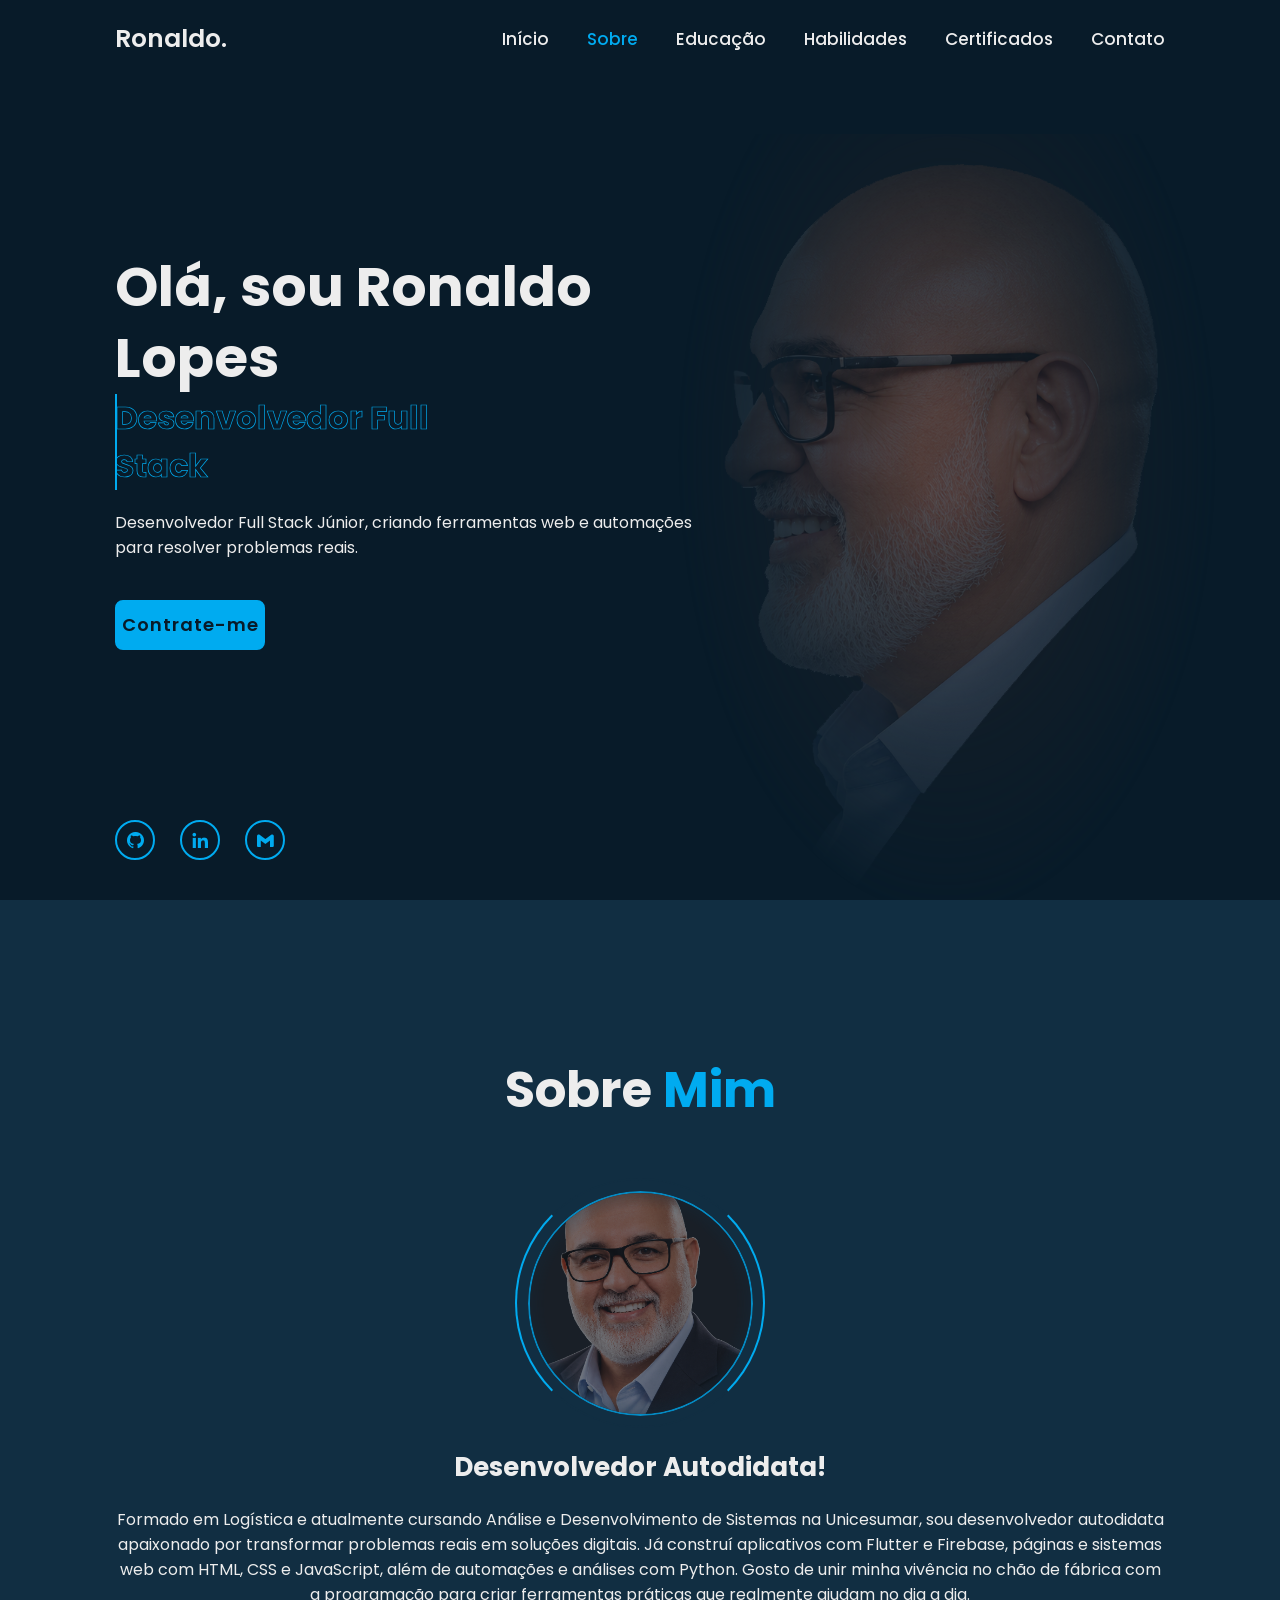
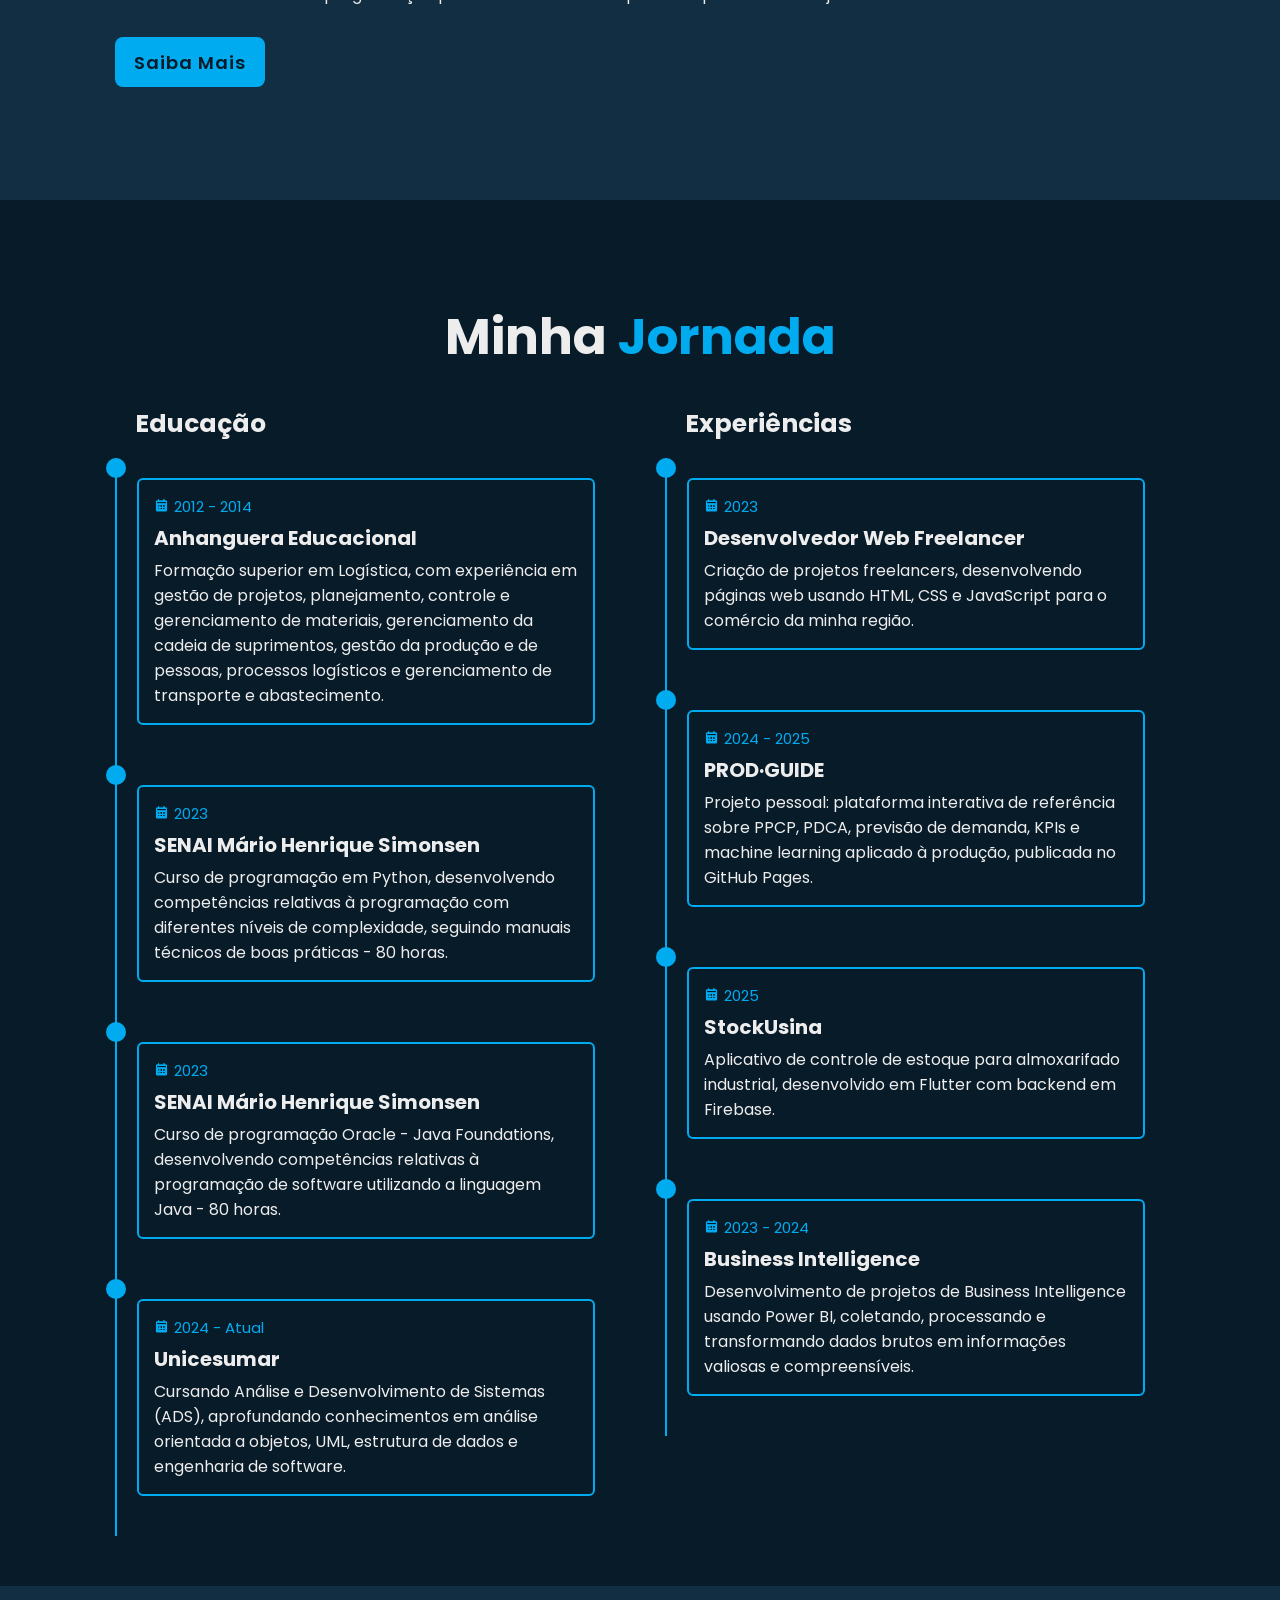
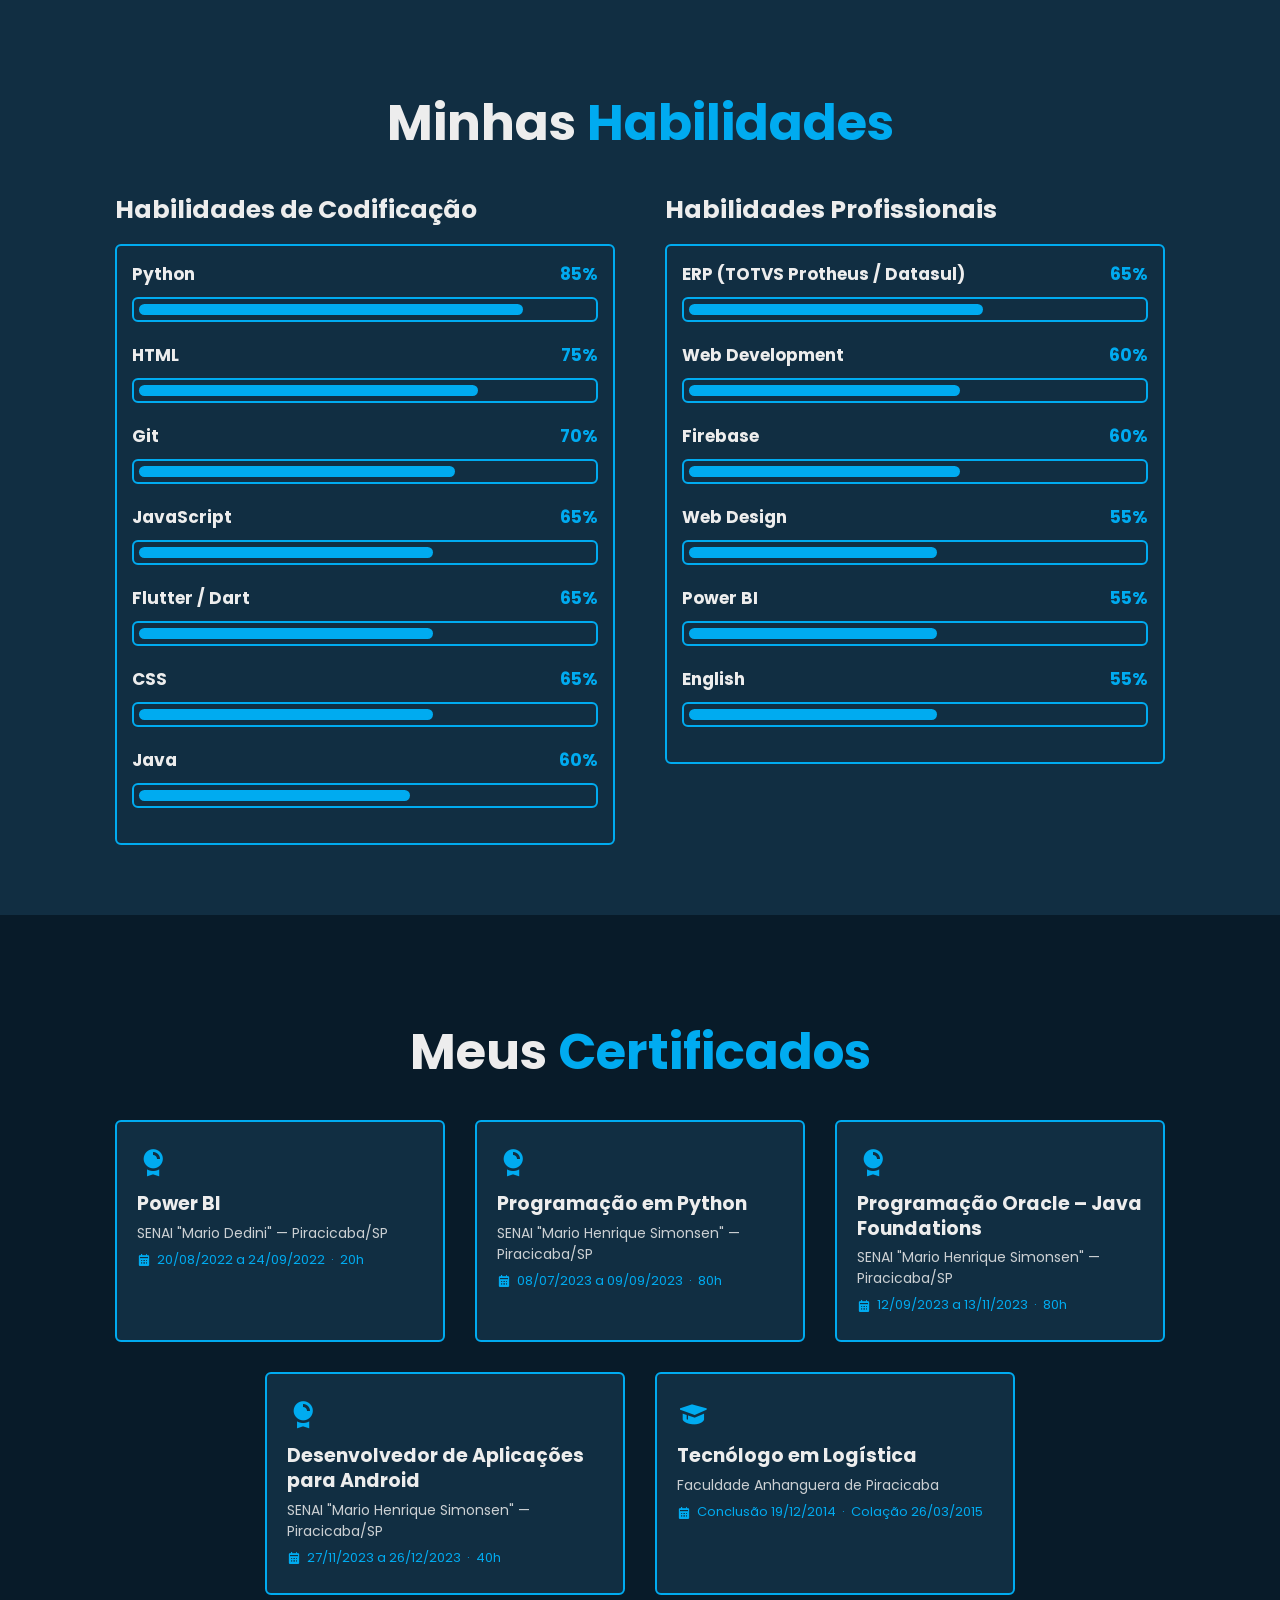
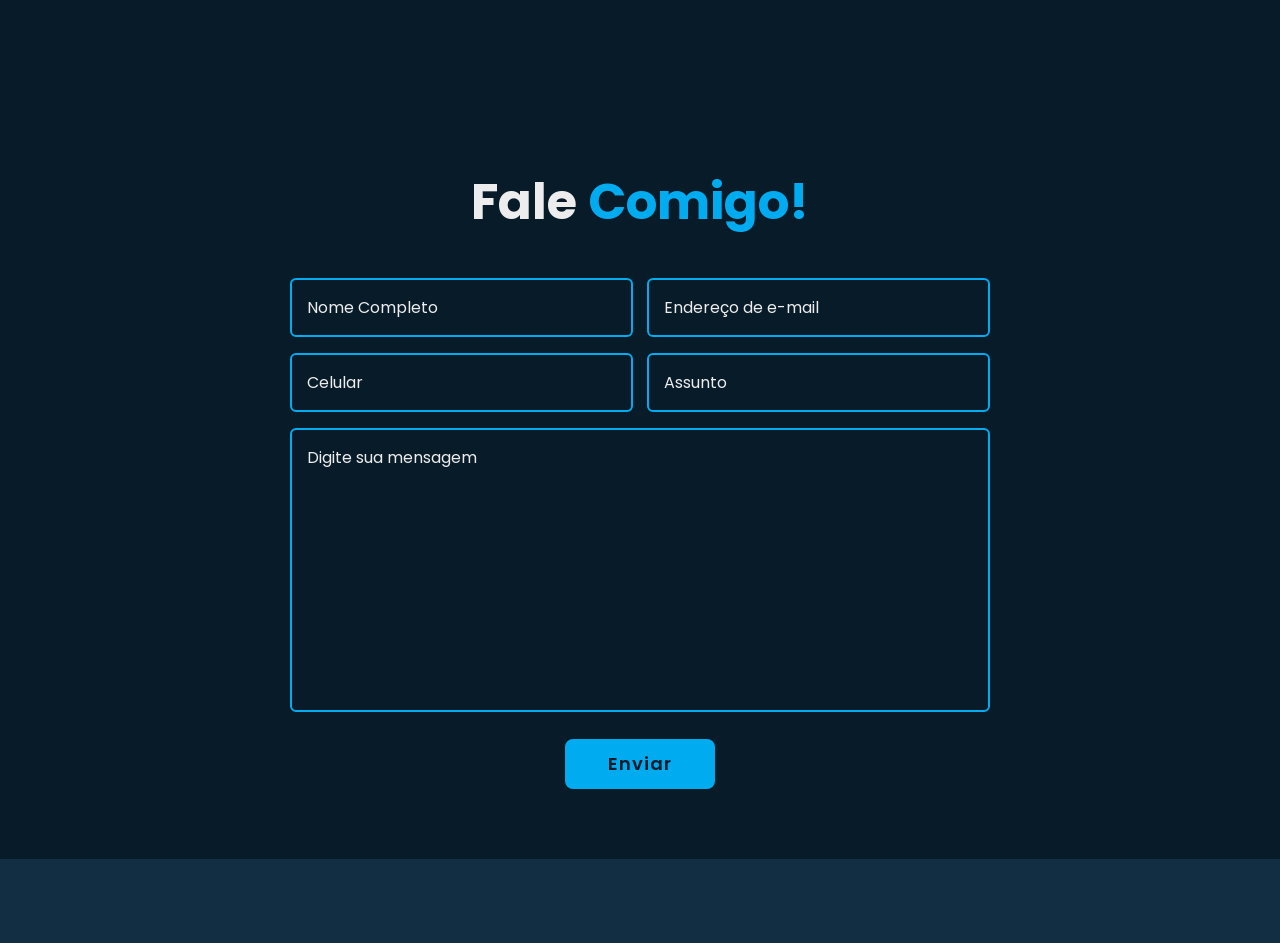
<file: index.html>
<!DOCTYPE html>
<html lang="pt-br">

<head>
    <meta charset="UTF-8">
    <meta name="viewport" content="width=device-width, initial-scale=1.0">
    <title>Portfólio Ronaldo Lopes</title>

    <link rel="stylesheet" href="CSS/style.css">
    <link href="https://unpkg.com/boxicons@2.1.4/css/boxicons.min.css" rel="stylesheet">
</head>

<body>

    <header class="header">
        <a class="logo" href="#">Ronaldo.<span class="animate" style="--i:1;"></span></a>

        <div class="bx bx-menu" id="menu-icon"><span class="animate" style="--i:2;"></span></div>

        <nav class="navbar">
            <a href="#home" class="active">Início</a>
            <a href="#about">Sobre</a>
            <a href="#education">Educação</a>
            <a href="#skills">Habilidades</a>
            <a href="#certificates">Certificados</a>
            <a href="#contact">Contato</a>

            <span class="active-nav"></span>
            <span class="animate" style="--i:2;"></span>
        </nav>
    </header>

    <section class="home show-animate" id="home">
        <div class="home-content">
            <h1>Olá, sou <span>Ronaldo Lopes</span><span class="animate" style="--i:2;"></span></h1>
            <div class="text-animate">
                <h3>Desenvolvedor Full Stack</h3>
                <span class="animate" style="--i:3;"></span>
            </div>
            <p>Desenvolvedor Full Stack Júnior, criando ferramentas web e automações para resolver problemas reais.
                <span class="animate" style="--i:4;"></span>
            </p>

            <div class="btn-box">
                <a href="https://api.whatsapp.com/send?phone=+55%2019%2098825-0395&text=Quero%20contactar%20voc%C3%AA!" class="btn" target="_blank" rel="noopener noreferrer">Contrate-me</a>
                <span class="animate" style="--i:5;"></span>
            </div>
        </div>

        <div class="home-sci">
            <a href="https://github.com/ronaldolb" target="_blank" rel="noopener noreferrer" aria-label="GitHub"><i class='bx bxl-github'></i></a>
            <a href="https://www.linkedin.com/in/ronaldolb" target="_blank" rel="noopener noreferrer" aria-label="LinkedIn"><i class='bx bxl-linkedin'></i></a>
            <a href="mailto:ronaldolb@gmail.com" aria-label="E-mail"><i class='bx bxl-gmail'></i></a>
            <span class="animate" style="--i:6;"></span>
        </div>

        <div class="home-img">
            <img src="images/home.png" alt="Foto de Ronaldo Lopes">
            <span class="animate" style="--i:7;"></span>
        </div>
    </section>

    <section class="about" id="about">
        <h2 class="heading">Sobre <span>Mim</span><span class="animate scroll" style="--i:1;"></span></h2>

        <div class="about-img">
            <img src="images/about.png" alt="Foto de perfil de Ronaldo Lopes">
            <span class="circle-spin"></span>
            <span class="animate scroll" style="--i:2;"></span>
        </div>

        <div class="about-content">
            <h3>Desenvolvedor Autodidata!<span class="animate scroll" style="--i:3;"></span></h3>
            <p>Formado em Logística e atualmente cursando Análise e Desenvolvimento de Sistemas na Unicesumar, sou desenvolvedor autodidata apaixonado por transformar problemas reais em soluções digitais. Já construí aplicativos com Flutter e Firebase, páginas e sistemas web com HTML, CSS e JavaScript, além de automações e análises com Python. Gosto de unir minha vivência no chão de fábrica com a programação para criar ferramentas práticas que realmente ajudam no dia a dia.
                <span class="animate scroll" style="--i:4;"></span>
            </p>

            <div class="btn-box btn">
                <a href="https://github.com/ronaldolb" class="btn" target="_blank" rel="noopener noreferrer">Saiba Mais</a>
                <span class="animate scroll" style="--i:5;"></span>
            </div>
        </div>
    </section>

    <section class="education" id="education">
        <h2 class="heading">Minha <span>Jornada</span><span class="animate scroll" style="--i:1;"></span></h2>

        <div class="education-row">
            <div class="education-column">
                <h3 class="title">Educação<span class="animate scroll" style="--i:2;"></span></h3>

                <div class="education-box">
                    <div class="education-content">
                        <div class="content">
                            <div class="year"><i class='bx bxs-calendar'></i>2012 - 2014</div>
                            <h3>Anhanguera Educacional</h3>
                            <p>Formação superior em Logística, com experiência em gestão de projetos, planejamento, controle e gerenciamento de materiais, gerenciamento da cadeia de suprimentos, gestão da produção e de pessoas, processos logísticos e gerenciamento de transporte e abastecimento.</p>
                        </div>
                    </div>

                    <div class="education-content">
                        <div class="content">
                            <div class="year"><i class='bx bxs-calendar'></i>2023</div>
                            <h3>SENAI Mário Henrique Simonsen</h3>
                            <p>Curso de programação em Python, desenvolvendo competências relativas à programação com diferentes níveis de complexidade, seguindo manuais técnicos de boas práticas - 80 horas.</p>
                        </div>
                    </div>

                    <div class="education-content">
                        <div class="content">
                            <div class="year"><i class='bx bxs-calendar'></i>2023</div>
                            <h3>SENAI Mário Henrique Simonsen</h3>
                            <p>Curso de programação Oracle - Java Foundations, desenvolvendo competências relativas à programação de software utilizando a linguagem Java - 80 horas.</p>
                        </div>
                    </div>

                    <div class="education-content">
                        <div class="content">
                            <div class="year"><i class='bx bxs-calendar'></i>2024 - Atual</div>
                            <h3>Unicesumar</h3>
                            <p>Cursando Análise e Desenvolvimento de Sistemas (ADS), aprofundando conhecimentos em análise orientada a objetos, UML, estrutura de dados e engenharia de software.</p>
                        </div>
                    </div>

                    <span class="animate scroll" style="--i:3;"></span>
                </div>
            </div>

            <div class="education-column">
                <h3 class="title">Experiências<span class="animate scroll" style="--i:5;"></span></h3>

                <div class="education-box">
                    <div class="education-content">
                        <div class="content">
                            <div class="year"><i class='bx bxs-calendar'></i>2023</div>
                            <h3>Desenvolvedor Web Freelancer</h3>
                            <p>Criação de projetos freelancers, desenvolvendo páginas web usando HTML, CSS e JavaScript para o comércio da minha região.</p>
                        </div>
                    </div>

                    <div class="education-content">
                        <div class="content">
                            <div class="year"><i class='bx bxs-calendar'></i>2024 - 2025</div>
                            <h3>PROD·GUIDE</h3>
                            <p>Projeto pessoal: plataforma interativa de referência sobre PPCP, PDCA, previsão de demanda, KPIs e machine learning aplicado à produção, publicada no GitHub Pages.</p>
                        </div>
                    </div>

                    <div class="education-content">
                        <div class="content">
                            <div class="year"><i class='bx bxs-calendar'></i>2025</div>
                            <h3>StockUsina</h3>
                            <p>Aplicativo de controle de estoque para almoxarifado industrial, desenvolvido em Flutter com backend em Firebase.</p>
                        </div>
                    </div>

                    <div class="education-content">
                        <div class="content">
                            <div class="year"><i class='bx bxs-calendar'></i>2023 - 2024</div>
                            <h3>Business Intelligence</h3>
                            <p>Desenvolvimento de projetos de Business Intelligence usando Power BI, coletando, processando e transformando dados brutos em informações valiosas e compreensíveis.</p>
                        </div>
                    </div>

                    <span class="animate scroll" style="--i:6;"></span>
                </div>
            </div>
        </div>
    </section>

    <section class="skills" id="skills">
        <h2 class="heading">Minhas <span>Habilidades</span><span class="animate scroll" style="--i:1;"></span></h2>

        <div class="skills-row">
            <div class="skills-column">
                <h3 class="title">Habilidades de Codificação<span class="animate scroll" style="--i:2;"></span></h3>

                <div class="skills-box">
                    <div class="skills-content">
                        <div class="progress">
                            <h3>Python <span>85%</span></h3>
                            <div class="bar"><span></span></div>
                        </div>

                        <div class="progress">
                            <h3>HTML <span>75%</span></h3>
                            <div class="bar"><span></span></div>
                        </div>

                        <div class="progress">
                            <h3>Git <span>70%</span></h3>
                            <div class="bar"><span></span></div>
                        </div>

                        <div class="progress">
                            <h3>JavaScript <span>65%</span></h3>
                            <div class="bar"><span></span></div>
                        </div>

                        <div class="progress">
                            <h3>Flutter / Dart <span>65%</span></h3>
                            <div class="bar"><span></span></div>
                        </div>

                        <div class="progress">
                            <h3>CSS <span>65%</span></h3>
                            <div class="bar"><span></span></div>
                        </div>

                        <div class="progress">
                            <h3>Java <span>60%</span></h3>
                            <div class="bar"><span></span></div>
                        </div>

                        <span class="animate scroll" style="--i:3;"></span>
                    </div>
                </div>
            </div>

            <div class="skills-column">
                <h3 class="title">Habilidades Profissionais<span class="animate scroll" style="--i:5;"></span></h3>

                <div class="skills-box">
                    <div class="skills-content">
                        <div class="progress">
                            <h3>ERP (TOTVS Protheus / Datasul) <span>65%</span></h3>
                            <div class="bar"><span></span></div>
                        </div>

                        <div class="progress">
                            <h3>Web Development <span>60%</span></h3>
                            <div class="bar"><span></span></div>
                        </div>

                        <div class="progress">
                            <h3>Firebase <span>60%</span></h3>
                            <div class="bar"><span></span></div>
                        </div>

                        <div class="progress">
                            <h3>Web Design <span>55%</span></h3>
                            <div class="bar"><span></span></div>
                        </div>

                        <div class="progress">
                            <h3>Power BI <span>55%</span></h3>
                            <div class="bar"><span></span></div>
                        </div>

                        <div class="progress">
                            <h3>English <span>55%</span></h3>
                            <div class="bar"><span></span></div>
                        </div>

                        <span class="animate scroll" style="--i:6;"></span>
                    </div>
                </div>
            </div>
        </div>
    </section>

    <section class="certificates" id="certificates">
        <h2 class="heading">Meus <span>Certificados</span><span class="animate scroll" style="--i:1;"></span></h2>

        <div class="certificates-row">

            <div class="certificate-card">
                <span class="animate scroll" style="--i:2;"></span>
                <i class='bx bxs-award'></i>
                <h3>Power BI</h3>
                <p class="institution">SENAI "Mario Dedini" — Piracicaba/SP</p>
                <p class="meta"><i class='bx bxs-calendar'></i> 20/08/2022 a 24/09/2022 &nbsp;·&nbsp; 20h</p>
            </div>

            <div class="certificate-card">
                <span class="animate scroll" style="--i:3;"></span>
                <i class='bx bxs-award'></i>
                <h3>Programação em Python</h3>
                <p class="institution">SENAI "Mario Henrique Simonsen" — Piracicaba/SP</p>
                <p class="meta"><i class='bx bxs-calendar'></i> 08/07/2023 a 09/09/2023 &nbsp;·&nbsp; 80h</p>
            </div>

            <div class="certificate-card">
                <span class="animate scroll" style="--i:4;"></span>
                <i class='bx bxs-award'></i>
                <h3>Programação Oracle – Java Foundations</h3>
                <p class="institution">SENAI "Mario Henrique Simonsen" — Piracicaba/SP</p>
                <p class="meta"><i class='bx bxs-calendar'></i> 12/09/2023 a 13/11/2023 &nbsp;·&nbsp; 80h</p>
            </div>

            <div class="certificate-card">
                <span class="animate scroll" style="--i:5;"></span>
                <i class='bx bxs-award'></i>
                <h3>Desenvolvedor de Aplicações para Android</h3>
                <p class="institution">SENAI "Mario Henrique Simonsen" — Piracicaba/SP</p>
                <p class="meta"><i class='bx bxs-calendar'></i> 27/11/2023 a 26/12/2023 &nbsp;·&nbsp; 40h</p>
            </div>

            <div class="certificate-card">
                <span class="animate scroll" style="--i:6;"></span>
                <i class='bx bxs-graduation'></i>
                <h3>Tecnólogo em Logística</h3>
                <p class="institution">Faculdade Anhanguera de Piracicaba</p>
                <p class="meta"><i class='bx bxs-calendar'></i> Conclusão 19/12/2014 &nbsp;·&nbsp; Colação 26/03/2015</p>
            </div>

        </div>
    </section>

    <section class="contact" id="contact">
        <h2 class="heading">Fale <span>Comigo!</span><span class="animate scroll" style="--i:1;"></span></h2>

        <form class="fale-conosco" action="https://formsubmit.co/ronaldolb@gmail.com" method="POST">
            <div class="input-box">
                <div class="input-field">
                    <input type="text" placeholder="Nome Completo" name="name" required>
                    <span class="focus"></span>
                </div>
                <div class="input-field">
                    <input type="email" placeholder="Endereço de e-mail" name="email" required>
                    <span class="focus"></span>
                </div>
                <span class="animate scroll" style="--i:3;"></span>
            </div>

            <div class="input-box">
                <div class="input-field">
                    <input type="tel" placeholder="Celular" name="phone" required>
                    <span class="focus"></span>
                </div>
                <div class="input-field">
                    <input type="text" placeholder="Assunto" name="subject" required>
                    <span class="focus"></span>
                </div>
                <span class="animate scroll" style="--i:5;"></span>
            </div>

            <div class="textarea-field">
                <textarea name="message" id="message" cols="30" rows="10" placeholder="Digite sua mensagem" required></textarea>
                <span class="focus"></span>
                <span class="animate scroll" style="--i:7;"></span>
            </div>

            <div class="btn-box btns">
                <button type="submit" class="btn">Enviar</button>
                <span class="animate scroll" style="--i:9;"></span>
            </div>
        </form>
    </section>

    <footer class="footer">
        <div class="footer-text">
            <p>Copyright &copy; 2026 por DevLopes | Todos os direitos reservados.</p>
            <span class="animate scroll" style="--i:1;"></span>
        </div>
        <div class="footer-iconTop">
            <a href="#home" aria-label="Voltar ao topo"><i class='bx bx-up-arrow-alt'></i></a>
            <span class="animate scroll" style="--i:3;"></span>
        </div>
    </footer>

    <script src="js/script.js"></script>
</body>

</html>
</file>
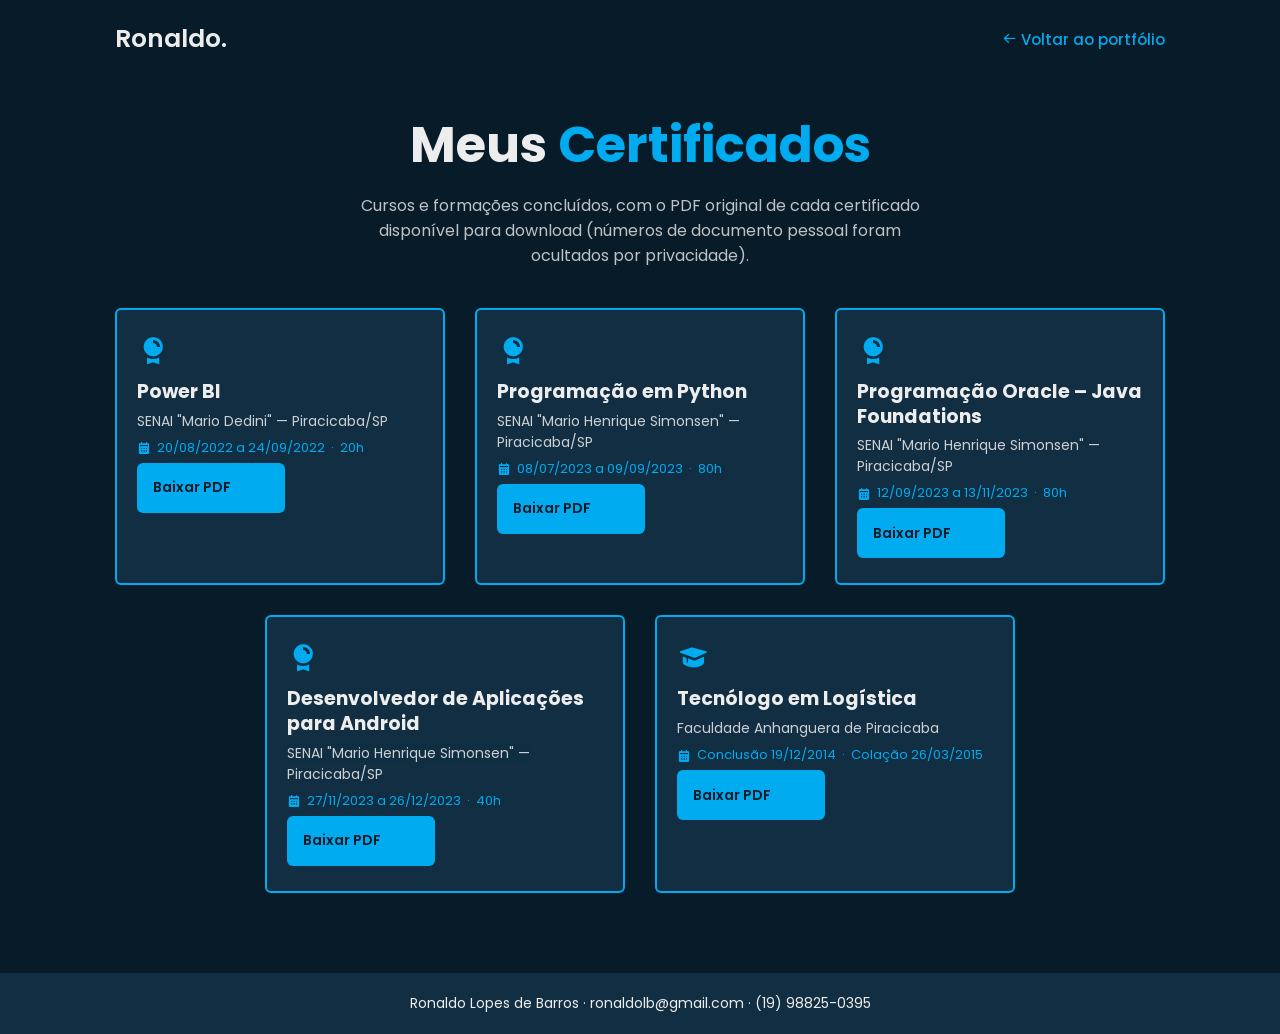
<file: certificados.html>
<!DOCTYPE html>
<html lang="pt-br">

<head>
    <meta charset="UTF-8">
    <meta name="viewport" content="width=device-width, initial-scale=1.0">
    <meta name="robots" content="noindex, nofollow">
    <title>Certificados — Ronaldo Lopes</title>

    <link rel="stylesheet" href="CSS/style.css">
    <link href="https://unpkg.com/boxicons@2.1.4/css/boxicons.min.css" rel="stylesheet">

    <style>
        /* Estilos só desta página (não mexem no style.css do portfólio) */
        .cert-page-header {
            display: flex;
            align-items: center;
            justify-content: space-between;
            padding: 2rem 9%;
            background: var(--bg-color);
        }

        .cert-page-header .logo {
            font-size: 2.5rem;
            color: var(--text-color);
            font-weight: 600;
        }

        .cert-page-header a.back {
            font-size: 1.5rem;
            color: var(--main-color);
            font-weight: 500;
        }

        .cert-page-header a.back:hover {
            text-decoration: underline;
        }

        .certificates.standalone {
            min-height: auto;
            padding: 3rem 9% 8rem;
        }

        .certificates.standalone .heading {
            margin-bottom: 1rem;
        }

        .certificates.standalone .subheading {
            text-align: center;
            font-size: 1.6rem;
            color: var(--text-color);
            opacity: .8;
            max-width: 60rem;
            margin: 0 auto 4rem;
        }

        .certificate-card .cert-download {
            display: inline-flex;
            align-items: center;
            gap: .6rem;
            margin-top: .5rem;
            padding: .9rem 1.6rem;
            background: var(--main-color);
            color: var(--bg-color);
            font-size: 1.4rem;
            font-weight: 600;
            border-radius: .6rem;
            transition: .3s;
        }

        .certificate-card .cert-download:hover {
            background: transparent;
            border: .15rem solid var(--main-color);
            color: var(--main-color);
        }

        .cert-page-footer {
            text-align: center;
            padding: 2rem;
            background: var(--second-bg-color);
            color: var(--text-color);
            font-size: 1.4rem;
        }
    </style>
</head>

<body>

    <header class="cert-page-header">
        <span class="logo">Ronaldo.</span>
        <a class="back" href="index.html"><i class='bx bx-arrow-back'></i> Voltar ao portfólio</a>
    </header>

    <section class="certificates standalone show-animate" id="certificates">
        <h2 class="heading">Meus <span>Certificados</span></h2>
        <p class="subheading">Cursos e formações concluídos, com o PDF original de cada certificado disponível para download (números de documento pessoal foram ocultados por privacidade).</p>

        <div class="certificates-row">

            <div class="certificate-card">
                <i class='bx bxs-award'></i>
                <h3>Power BI</h3>
                <p class="institution">SENAI "Mario Dedini" — Piracicaba/SP</p>
                <p class="meta"><i class='bx bxs-calendar'></i> 20/08/2022 a 24/09/2022 &nbsp;·&nbsp; 20h</p>
                <a href="certificados/power-bi.pdf" download class="cert-download">Baixar PDF <i class='bx bx-download'></i></a>
            </div>

            <div class="certificate-card">
                <i class='bx bxs-award'></i>
                <h3>Programação em Python</h3>
                <p class="institution">SENAI "Mario Henrique Simonsen" — Piracicaba/SP</p>
                <p class="meta"><i class='bx bxs-calendar'></i> 08/07/2023 a 09/09/2023 &nbsp;·&nbsp; 80h</p>
                <a href="certificados/python.pdf" download class="cert-download">Baixar PDF <i class='bx bx-download'></i></a>
            </div>

            <div class="certificate-card">
                <i class='bx bxs-award'></i>
                <h3>Programação Oracle – Java Foundations</h3>
                <p class="institution">SENAI "Mario Henrique Simonsen" — Piracicaba/SP</p>
                <p class="meta"><i class='bx bxs-calendar'></i> 12/09/2023 a 13/11/2023 &nbsp;·&nbsp; 80h</p>
                <a href="certificados/java.pdf" download class="cert-download">Baixar PDF <i class='bx bx-download'></i></a>
            </div>

            <div class="certificate-card">
                <i class='bx bxs-award'></i>
                <h3>Desenvolvedor de Aplicações para Android</h3>
                <p class="institution">SENAI "Mario Henrique Simonsen" — Piracicaba/SP</p>
                <p class="meta"><i class='bx bxs-calendar'></i> 27/11/2023 a 26/12/2023 &nbsp;·&nbsp; 40h</p>
                <a href="certificados/android.pdf" download class="cert-download">Baixar PDF <i class='bx bx-download'></i></a>
            </div>

            <div class="certificate-card">
                <i class='bx bxs-graduation'></i>
                <h3>Tecnólogo em Logística</h3>
                <p class="institution">Faculdade Anhanguera de Piracicaba</p>
                <p class="meta"><i class='bx bxs-calendar'></i> Conclusão 19/12/2014 &nbsp;·&nbsp; Colação 26/03/2015</p>
                <a href="certificados/diploma.pdf" download class="cert-download">Baixar PDF <i class='bx bx-download'></i></a>
            </div>

        </div>
    </section>

    <footer class="cert-page-footer">
        <p>Ronaldo Lopes de Barros &middot; ronaldolb@gmail.com &middot; (19) 98825-0395</p>
    </footer>

</body>

</html>
</file>
<file: CSS/style.css>
@import url('https://fonts.googleapis.com/css2?family=Poppins:wght@300;400;500;600;700;800;900&display=swap');

* {
    margin: 0;
    padding: 0;
    box-sizing: border-box;
    text-decoration: none;
    border: none;
    outline: none;
    scroll-behavior: smooth;
    font-family: 'Poppins', sans-serif;
}

:root {
    --bg-color: #081b29;
    --second-bg-color: #112e42;
    --text-color: #ededed;
    --main-color: #00abf0;
}

html {
    font-size: 62.5%;
    overflow-x: hidden;
}

body {
    background: var(--bg-color);
    color: var(--text-color);
}

.header {
    position: fixed;
    top: 0;
    left: 0;
    width: 100%;
    padding: 2rem 9%;
    background: transparent;
    display: flex;
    justify-content: space-between;
    align-items: center;
    z-index: 100;
    transition: .3s;
}

.header.sticky {
    background: var(--bg-color);
}

.logo {
    position: relative;
    font-size: 2.5rem;
    color: var(--text-color);
    font-weight: 600;
}

.navbar {
    position: relative;
}

.navbar a {
    font-size: 1.7rem;
    color: var(--text-color);
    font-weight: 500;
    margin-left: 3.5rem;
    transition: .3s;
}

.navbar a:hover,
.navbar a.active {
    color: var(--main-color);
}

#menu-icon {
    position: relative;
    font-size: 3.6rem;
    color: var(--text-color);
    cursor: pointer;
    display: none;
}

section {
    min-height: 100vh;
    padding: 10rem 9% 2rem;
}

/* HOME */
.home {
    display: flex;
    align-items: center;
    padding: 0 9%;
    position: relative;
}

.home-img {
    position: absolute;
    right: 5%;
    bottom: 0;
    height: 100%;
    width: 42%;
    display: flex;
    align-items: flex-end;
    justify-content: center;
    isolation: isolate;
    z-index: 1;
}

.home-img img {
    width: 100%;
    height: auto;
    max-height: 95%;
    object-fit: contain;

    -webkit-mask-image: radial-gradient(ellipse 50% 60% at center 42%, rgba(0, 0, 0, 1) 10%, rgba(0, 0, 0, 0) 100%);
    mask-image: radial-gradient(ellipse 50% 60% at center 42%, rgba(0, 0, 0, 1) 10%, rgba(0, 0, 0, 0) 100%);
}

.home-content {
    max-width: 60rem;
    z-index: 99;
}

.home-content h1 {
    position: relative;
    display: inline-block;
    font-size: 5.5rem;
    font-weight: 700;
    line-height: 1.3;
}

.home-content h1 span {
    color: var(--text-color);
}

.home-content .text-animate {
    position: relative;
    width: 32.8rem;
}

.home-content .text-animate h3 {
    font-size: 3.2rem;
    font-weight: 700;
    color: transparent;
    -webkit-text-stroke: .7px var(--main-color);
    background-image: linear-gradient(var(--main-color), var(--main-color));
    background-repeat: no-repeat;
    -webkit-background-clip: text;
    background-position: -33rem 0;
}

.home.show-animate .home-content .text-animate h3 {
    animation: homeBgText 6s linear infinite;
    animation-delay: 2s;
}

.home-content .text-animate h3::before {
    content: '';
    position: absolute;
    top: 0;
    left: 0;
    width: 0;
    height: 100%;
    border-right: 2px solid var(--main-color);
    z-index: -1;
}

.home.show-animate .home-content .text-animate h3::before {
    animation: homeCursorText 6s linear infinite;
    animation-delay: 2s;
}

.home-content p {
    position: relative;
    font-size: 1.6rem;
    margin: 2rem 0 4rem;
}

.btn-box {
    position: relative;
    display: flex;
    justify-content: space-between;
    width: 34.5rem;
    height: 5rem;
}

.btn-box .btn {
    position: relative;
    display: inline-flex;
    justify-content: center;
    align-items: center;
    width: 15rem;
    height: 100%;
    background: var(--main-color);
    border: .2rem solid var(--main-color);
    border-radius: .8rem;
    font-size: 1.8rem;
    font-weight: 600;
    letter-spacing: .1rem;
    color: var(--bg-color);
    z-index: 1;
    overflow: hidden;
    transition: .5s;
}

.btn-box .btn:hover {
    color: var(--main-color);
}

.btn-box .btn:nth-child(2) {
    background: transparent;
    color: var(--main-color);
}

.btn-box .btn:nth-child(2):hover {
    color: var(--bg-color);
}

.btn-box .btn:nth-child(2)::before {
    background: var(--main-color);
}

.btn-box .btn::before {
    content: '';
    position: absolute;
    top: 0;
    left: 0;
    width: 0;
    height: 100%;
    background: var(--bg-color);
    z-index: -1;
    transition: .5s;
}

.btn-box .btn:hover::before {
    width: 100%;
}

.home-sci {
    position: absolute;
    bottom: 4rem;
    width: 170px;
    display: flex;
    justify-content: space-between;
    z-index: 99;
}

.home-sci a {
    position: relative;
    display: inline-flex;
    justify-content: center;
    align-items: center;
    width: 40px;
    height: 40px;
    background: transparent;
    border: .2rem solid var(--main-color);
    border-radius: 50%;
    font-size: 20px;
    color: var(--main-color);
    z-index: 1;
    overflow: hidden;
    transition: .5s;
}

.home-sci a:hover {
    color: var(--bg-color);
}

.home-sci a::before {
    content: '';
    position: absolute;
    top: 0;
    left: 0;
    width: 0;
    height: 100%;
    background: var(--main-color);
    z-index: -1;
    transition: .5s;
}

.home-sci a:hover::before {
    width: 100%;
}

.about {
    display: flex;
    justify-content: center;
    align-items: center;
    flex-direction: column;
    gap: 2rem;
    background: var(--second-bg-color);
    padding-bottom: 6rem;
}

.heading {
    position: relative;
    font-size: 5rem;
    margin-bottom: 3rem;
    text-align: center;
}

span {
    color: var(--main-color);
}

.about-img {
    position: relative;
    width: 25rem;
    height: 25rem;
    border-radius: 50%;
    display: flex;
    justify-content: center;
    align-items: center;
    isolation: isolate;
}

.about-img img {
    width: 90%;
    height: 90%;
    object-fit: cover;
    border-radius: 50%;
    border: .2rem solid var(--main-color);

    -webkit-mask-image: radial-gradient(circle, rgba(0, 0, 0, 1) 60%, rgba(0, 0, 0, 0) 100%);
    mask-image: radial-gradient(circle, rgba(0, 0, 0, 1) 60%, rgba(0, 0, 0, 0) 100%);
}

.about-img .circle-spin {
    position: absolute;
    top: 50%;
    left: 50%;
    transform: translate(-50%, -50%) rotate(0);
    width: 100%;
    height: 100%;
    border-radius: 50%;
    border-top: .2rem solid var(--second-bg-color);
    border-bottom: .2rem solid var(--second-bg-color);
    border-left: .2rem solid var(--main-color);
    border-right: .2rem solid var(--main-color);
    animation: aboutSpinner 8s linear infinite;
}

.about-content {
    text-align: center;
}

.about-content h3 {
    position: relative;
    display: inline-block;
    font-size: 2.6rem;
}

.about-content p {
    position: relative;
    font-size: 1.6rem;
    margin: 2rem 0 3rem;
}

.btn-box.btns {
    display: inline-block;
    width: 15rem;
}

.btn-box.btns a::before {
    background: var(--second-bg-color);
}

.education {
    display: flex;
    justify-content: center;
    align-items: center;
    flex-direction: column;
    min-height: auto;
    padding-bottom: 5rem;
}

.education .education-row {
    display: flex;
    flex-wrap: wrap;
    gap: 5rem;
}

.education-row .education-column {
    flex: 1 1 40rem;
}

.education-column .title {
    position: relative;
    display: inline-block;
    font-size: 2.5rem;
    margin: 0 0 1.5rem 2rem;
}

.education-column .education-box {
    position: relative;
    border-left: .2rem solid var(--main-color);
}

.education-box .education-content {
    position: relative;
    padding: 2rem;
}

.education-box .education-content::before {
    content: '';
    position: absolute;
    top: 0;
    left: -1.1rem;
    width: 2rem;
    height: 2rem;
    background: var(--main-color);
    border-radius: 50%;
}

.education-content .content {
    position: relative;
    padding: 1.5rem;
    border: .2rem solid var(--main-color);
    border-radius: .6rem;
    margin-bottom: 2rem;
    overflow: hidden;
}

.education-content .content::before {
    content: '';
    position: absolute;
    top: 0;
    left: 0;
    width: 0%;
    height: 100%;
    background: var(--main-color);
    z-index: -1;
    transition: .5s;
}

.education-content .content:hover::before {
    width: 100%;
}

.education-content .content .year {
    font-size: 1.5rem;
    color: var(--main-color);
    padding-bottom: .5rem;
}

.education-content .content .year i {
    padding-right: .5rem;
}

.education-content .content h3 {
    font-size: 2rem;
}

.education-content .content p {
    font-size: 1.6rem;
    padding-top: .5rem;
}

.skills {
    min-height: auto;
    padding-bottom: 7rem;
    background: var(--second-bg-color);
}

.skills h2 {
    display: inline-block;
    left: 50%;
    transform: translateX(-50%);
}

.skills .skills-row {
    display: flex;
    flex-wrap: wrap;
    gap: 5rem;
}

.skills-row .skills-column {
    flex: 1 1 40rem;
}

.skills-column .title {
    position: relative;
    display: inline-block;
    font-size: 2.5rem;
    margin: 0 0 1.5rem;
}

.skills-column .skills-box {
    position: relative;
}

.skills-box .skills-content {
    position: relative;
    border: .2rem solid var(--main-color);
    border-radius: .6rem;
    padding: 1.5rem;
    z-index: 1;
    overflow: hidden;
}

.skills-box .skills-content::before {
    content: '';
    position: absolute;
    top: 0;
    left: 0;
    width: 0%;
    height: 100%;
    background: var(--bg-color);
    z-index: -1;
    transition: .5s;
}

.skills-box .skills-content:hover::before {
    width: 100%;
}

.skills-content .progress {
    margin-bottom: 2rem;
}

.skills-content .progress h3 {
    display: flex;
    justify-content: space-between;
    font-size: 1.7rem;
}

.skills-content .progress h3 span {
    color: var(--main-color);
}

.skills-content .progress .bar {
    height: 2.5rem;
    border-radius: .6rem;
    border: .2rem solid var(--main-color);
    padding: .5rem;
    margin-top: 1rem;
}

.skills-content .progress .bar span {
    display: block;
    height: 100%;
    border-radius: 3rem;
    background: var(--main-color);
}

.skills-column:nth-child(1) .skills-content .progress:nth-child(1) .bar span {
    width: 85%;
}

.skills-column:nth-child(1) .skills-content .progress:nth-child(2) .bar span {
    width: 75%;
}

.skills-column:nth-child(1) .skills-content .progress:nth-child(3) .bar span {
    width: 70%;
}

.skills-column:nth-child(1) .skills-content .progress:nth-child(4) .bar span {
    width: 65%;
}

.skills-column:nth-child(1) .skills-content .progress:nth-child(5) .bar span {
    width: 65%;
}

.skills-column:nth-child(1) .skills-content .progress:nth-child(6) .bar span {
    width: 65%;
}

.skills-column:nth-child(1) .skills-content .progress:nth-child(7) .bar span {
    width: 60%;
}

.skills-column:nth-child(2) .skills-content .progress:nth-child(1) .bar span {
    width: 65%;
}

.skills-column:nth-child(2) .skills-content .progress:nth-child(2) .bar span {
    width: 60%;
}

.skills-column:nth-child(2) .skills-content .progress:nth-child(3) .bar span {
    width: 60%;
}

.skills-column:nth-child(2) .skills-content .progress:nth-child(4) .bar span {
    width: 55%;
}

.skills-column:nth-child(2) .skills-content .progress:nth-child(5) .bar span {
    width: 55%;
}

.skills-column:nth-child(2) .skills-content .progress:nth-child(6) .bar span {
    width: 55%;
}

.certificates {
    min-height: auto;
    padding-bottom: 7rem;
}

.certificates h2 {
    display: inline-block;
    left: 50%;
    transform: translateX(-50%);
}

.certificates-row {
    display: flex;
    flex-wrap: wrap;
    justify-content: center;
    gap: 3rem;
}

.certificate-card {
    position: relative;
    flex: 1 1 32rem;
    max-width: 36rem;
    padding: 2.5rem 2rem;
    border: .2rem solid var(--main-color);
    border-radius: .6rem;
    background: var(--second-bg-color);
    z-index: 1;
    overflow: hidden;
    transition: .5s;
}

.certificate-card::before {
    content: '';
    position: absolute;
    top: 0;
    left: 0;
    width: 0%;
    height: 100%;
    background: var(--bg-color);
    z-index: -1;
    transition: .5s;
}

.certificate-card:hover::before {
    width: 100%;
}

.certificate-card:hover {
    transform: translateY(-.6rem);
}

.certificate-card i.bx {
    font-size: 3.2rem;
    color: var(--main-color);
}

.certificate-card h3 {
    font-size: 1.9rem;
    margin: 1rem 0 .6rem;
    line-height: 1.3;
}

.certificate-card .institution {
    font-size: 1.4rem;
    color: var(--text-color);
    opacity: .85;
    margin-bottom: .6rem;
}

.certificate-card .meta {
    font-size: 1.3rem;
    color: var(--main-color);
    margin-bottom: 0;
}

.certificate-card .meta i {
    font-size: 1.4rem;
    padding-right: .3rem;
    vertical-align: middle;
}

.contact {
    min-height: auto;
    padding-bottom: 7rem;
}

.contact h2 {
    display: inline-block;
    left: 50%;
    transform: translateX(-50%);
}

.contact form {
    max-width: 70rem;
    margin: 0 auto;
    text-align: center;
}

.contact form .input-box {
    position: relative;
    display: flex;
    justify-content: space-between;
    flex-wrap: wrap;
}

.contact form .input-box .input-field {
    position: relative;
    width: 49%;
    margin: .8rem 0;
}

.contact form .input-box .input-field input,
.contact form .textarea-field textarea {
    width: 100%;
    height: 100%;
    padding: 1.5rem;
    font-size: 1.6rem;
    color: var(--text-color);
    background: transparent;
    border-radius: .6rem;
    border: .2rem solid var(--main-color);
}

.contact form .input-box .input-field input::placeholder,
.contact form .textarea-field textarea::placeholder {
    color: var(--text-color);
}

.contact form .focus {
    position: absolute;
    top: 0;
    left: 0;
    width: 0;
    height: 100%;
    background: var(--second-bg-color);
    border-radius: .6rem;
    z-index: -1;
    transition: .5s;
}

.contact form .input-box .input-field input:focus~.focus,
.contact form .input-box .input-field input:valid~.focus,
.contact form .textarea-field textarea:focus~.focus,
.contact form .textarea-field textarea:valid~.focus {
    width: 100%;
}

.contact form .textarea-field {
    position: relative;
    margin: .8rem 0 2.7rem;
    display: flex;
}

.contact form .textarea-field textarea {
    resize: none;
}

.contact form .btn-box.btns .btn {
    cursor: pointer;
}

.footer {
    display: flex;
    justify-content: space-between;
    align-items: center;
    flex-wrap: wrap;
    padding: 2rem 9%;
    background: var(--second-bg-color);
}

.footer-text,
.footer-iconTop {
    position: relative;
}

.footer-text p {
    font-size: 1.6rem;
}

.footer-iconTop a {
    position: relative;
    display: inline-flex;
    justify-content: center;
    align-items: center;
    padding: .8rem;
    background: var(--main-color);
    border: .2rem solid var(--main-color);
    border-radius: .6rem;
    z-index: 1;
    overflow: hidden;
}

.footer-iconTop a::before {
    content: '';
    position: absolute;
    top: 0;
    left: 0;
    width: 0%;
    height: 100%;
    background: var(--second-bg-color);
    z-index: -1;
    transition: .5s;
}

.footer-iconTop a:hover::before {
    width: 100%;
}

.footer-iconTop a i {
    font-size: 2.4rem;
    color: var(--bg-color);
    transition: .5s;
}

.footer-iconTop a:hover i {
    color: var(--main-color);
}

.animate {
    position: absolute;
    top: 0;
    right: 0;
    width: 100%;
    height: 100%;
    background: var(--bg-color);
    z-index: 98;
}

.logo .animate,
.navbar .animate,
#menu-icon .animate,
.home.show-animate .animate {
    animation: showRight 1s ease forwards;
    animation-delay: calc(.3s * var(--i));
}

.animate.scroll {
    transition: 1s ease;
    transition-delay: calc(.3s / var(--i));
    animation: none;
}

section:nth-child(odd) .animate.scroll,
.footer .animate.scroll {
    background: var(--second-bg-color);
}

.education .education-box .animate.scroll {
    width: 105%;
}

.about.show-animate .animate.scroll,
.education.show-animate .animate.scroll,
.skills.show-animate .animate.scroll,
.certificates.show-animate .animate.scroll,
.contact.show-animate .animate.scroll,
.footer.show-animate .animate.scroll {
    transition-delay: calc(.3s * var(--i));
    width: 0;
}

/* MEDIA QUERIES */
@media (max-width: 1200px) {
    html {
        font-size: 55%;
    }
}

@media (max-width: 991px) {
    .header {
        padding: 2rem 4%;
    }

    section {
        padding: 10rem 4% 2rem;
    }

    .home {
        padding: 0 4%;
    }

    .home-img {
        width: 55%;
        opacity: .5;
        z-index: 0;
    }

    .footer {
        padding: 2rem 4%;
    }
}

@media (max-width: 850px) {
    .home-img {
        width: 55%;
    }
}

@media (max-width: 768px) {
    .header {
        background: var(--bg-color);
    }

    #menu-icon {
        display: block;
    }

    .navbar {
        position: absolute;
        top: 100%;
        left: -100%;
        width: 100%;
        padding: 1rem 4%;
        background: var(--main-color);
        box-shadow: 0 .5rem 1rem rgba(0, 0, 0, .2);
        z-index: 1;
        transition: .25s ease;
        transition-delay: .25s;
    }

    .navbar.active {
        left: 0;
        transition-delay: 0s;
    }

    .navbar .active-nav {
        position: absolute;
        top: 0;
        left: -100%;
        width: 100%;
        height: 100%;
        background: var(--bg-color);
        border-top: .1rem solid rgba(0, 0, 0, .2);
        z-index: -1;
        transition: .25s ease;
        transition-delay: 0s;
    }

    .navbar.active .active-nav {
        left: 0;
        transition-delay: .25s;
    }

    .navbar a {
        display: block;
        font-size: 2rem;
        margin: 3rem 0;
        transform: translateX(-20rem);
        transition: .25s ease;
        transition-delay: 0s;
    }

    .navbar.active a {
        transform: translateX(0);
        transition-delay: .25s;
    }
}

@media (max-width: 530px) {
    html {
        font-size: 50%;
    }

    .home-content h1 {
        display: flex;
        flex-direction: column;
    }

    .home-sci {
        width: 160px;
    }

    .home-sci a {
        width: 30px;
        height: 30px;
    }
}

@media (max-width: 462px) {
    .home-content h1 {
        font-size: 5.2rem;
    }

    .education {
        padding: 10rem 4% 5rem 5%;
    }

    .contact form .input-box .input-field {
        width: 100%;
    }

    .footer {
        flex-direction: column-reverse;
    }

    .footer p {
        margin-top: 2rem;
        text-align: center;
    }
}

@media (max-width: 371px) {
    .home {
        justify-content: center;
    }

    .home-img {
        opacity: .3;
    }

    .home-content {
        display: flex;
        align-items: center;
        flex-direction: column;
        text-align: center;
    }

    .home-content h1 {
        font-size: 5rem;
    }
}

/* KEYFRAMES */
@keyframes homeBgText {
    0%, 10%, 100% {
        background-position: -33rem 0;
    }
    65%, 85% {
        background-position: 0 0;
    }
}

@keyframes homeCursorText {
    0%, 10%, 100% {
        width: 0;
    }
    65%, 78%, 85% {
        width: 100%;
        opacity: 1;
    }
    75%, 81% {
        opacity: 0;
    }
}

@keyframes aboutSpinner {
    100% {
        transform: translate(-50%, -50%) rotate(360deg);
    }
}

@keyframes showRight {
    100% {
        width: 0;
    }
}
</file>
